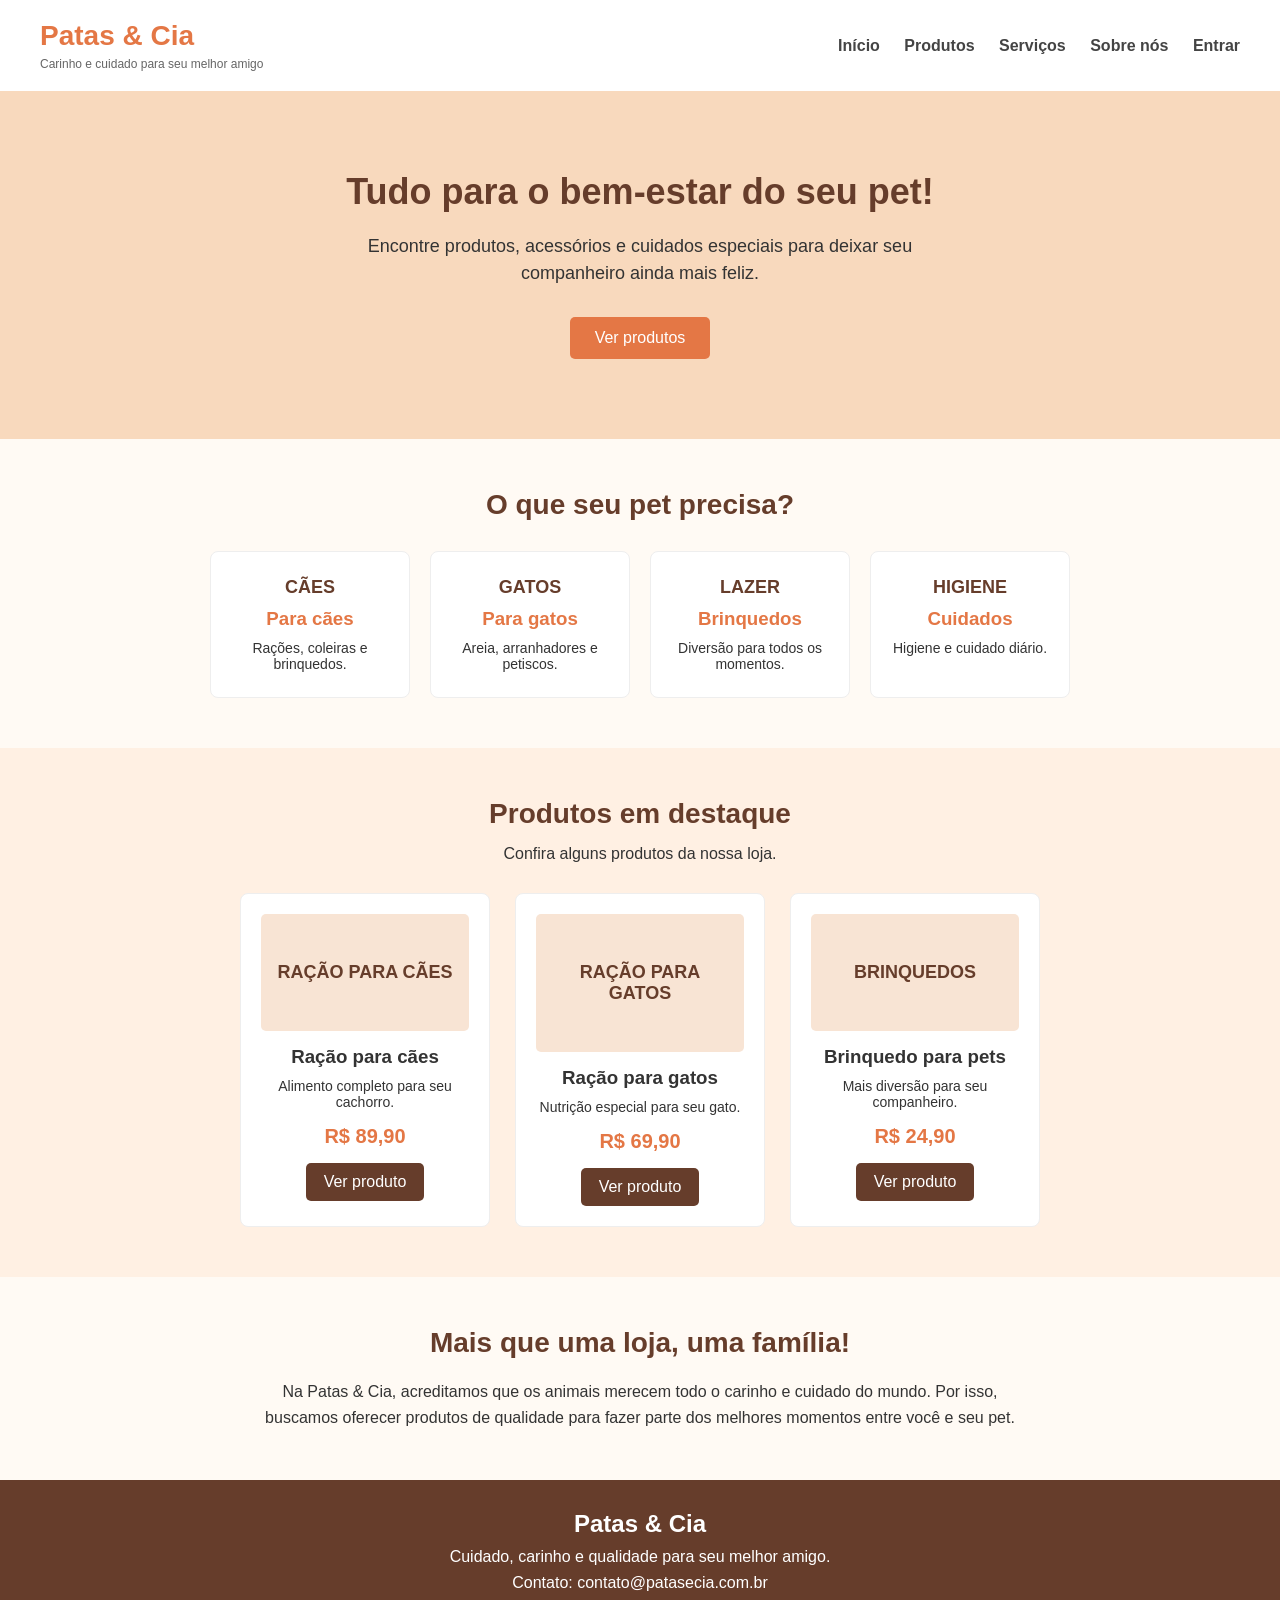
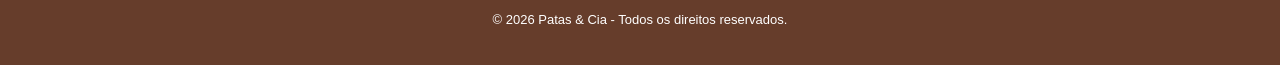
<file: index.html>
<!DOCTYPE html>
<html lang="pt-br">
<head>
    <meta charset="UTF-8">
    <meta name="viewport" content="width=device-width, initial-scale=1.0">
    <title>Patas & Cia | Pet Shop</title>
    <link rel="stylesheet" href="style.css">
</head>
<body>

    <header>
        <div class="logo">
            <h1>Patas & Cia</h1>
            <p>Carinho e cuidado para seu melhor amigo</p>
        </div>

        <nav>
            <a href="index.html">Início</a>
            <a href="produtos.html">Produtos</a>
            <a href="servicos.html">Serviços</a>
            <a href="sobre.html">Sobre nós</a>
            <a href="/login/login.html">Entrar</a>
        </nav>
    </header>

    <main>
        <section class="banner">
            <div class="banner-texto">
                <h2>Tudo para o bem-estar do seu pet!</h2>
                <p>
                    Encontre produtos, acessórios e cuidados especiais
                    para deixar seu companheiro ainda mais feliz.
                </p>
                <a class="botao" href="produtos.html">Ver produtos</a>
            </div>
        </section>

        <section class="categorias">
            <h2>O que seu pet precisa?</h2>

            <div class="lista-categorias">
                <div class="categoria">
                    <div class="icone">CÃES</div>
                    <h3>Para cães</h3>
                    <p>Rações, coleiras e brinquedos.</p>
                </div>

                <div class="categoria">
                    <div class="icone">GATOS</div>
                    <h3>Para gatos</h3>
                    <p>Areia, arranhadores e petiscos.</p>
                </div>

                <div class="categoria">
                    <div class="icone">LAZER</div>
                    <h3>Brinquedos</h3>
                    <p>Diversão para todos os momentos.</p>
                </div>

                <div class="categoria">
                    <div class="icone">HIGIENE</div>
                    <h3>Cuidados</h3>
                    <p>Higiene e cuidado diário.</p>
                </div>
            </div>
        </section>

        <section class="produtos">
            <h2>Produtos em destaque</h2>
            <p class="subtitulo">Confira alguns produtos da nossa loja.</p>

            <div class="lista-produtos">
                <div class="produto">
                    <div class="imagem-produto">RAÇÃO PARA CÃES</div>
                    <h3>Ração para cães</h3>
                    <p>Alimento completo para seu cachorro.</p>
                    <strong>R$ 89,90</strong>
                    <a href="produto.html" class="botao-produto">Ver produto</a>
                </div>

                <div class="produto">
                    <div class="imagem-produto">RAÇÃO PARA GATOS</div>
                    <h3>Ração para gatos</h3>
                    <p>Nutrição especial para seu gato.</p>
                    <strong>R$ 69,90</strong>
                    <a href="produto.html" class="botao-produto">Ver produto</a>
                </div>

                <div class="produto">
                    <div class="imagem-produto">BRINQUEDOS</div>
                    <h3>Brinquedo para pets</h3>
                    <p>Mais diversão para seu companheiro.</p>
                    <strong>R$ 24,90</strong>
                    <a href="produto.html" class="botao-produto">Ver produto</a>
                </div>
            </div>
        </section>

        <section class="sobre">
            <h2>Mais que uma loja, uma família!</h2>
            <p>
                Na Patas & Cia, acreditamos que os animais merecem todo o
                carinho e cuidado do mundo. Por isso, buscamos oferecer
                produtos de qualidade para fazer parte dos melhores
                momentos entre você e seu pet.
            </p>
        </section>
    </main>

    <footer>
        <h2>Patas & Cia</h2>
        <p>Cuidado, carinho e qualidade para seu melhor amigo.</p>
        <p>Contato: contato@patasecia.com.br</p>
        <p class="direitos">© 2026 Patas & Cia - Todos os direitos reservados.</p>
    </footer>

</body>
</html>
</file>
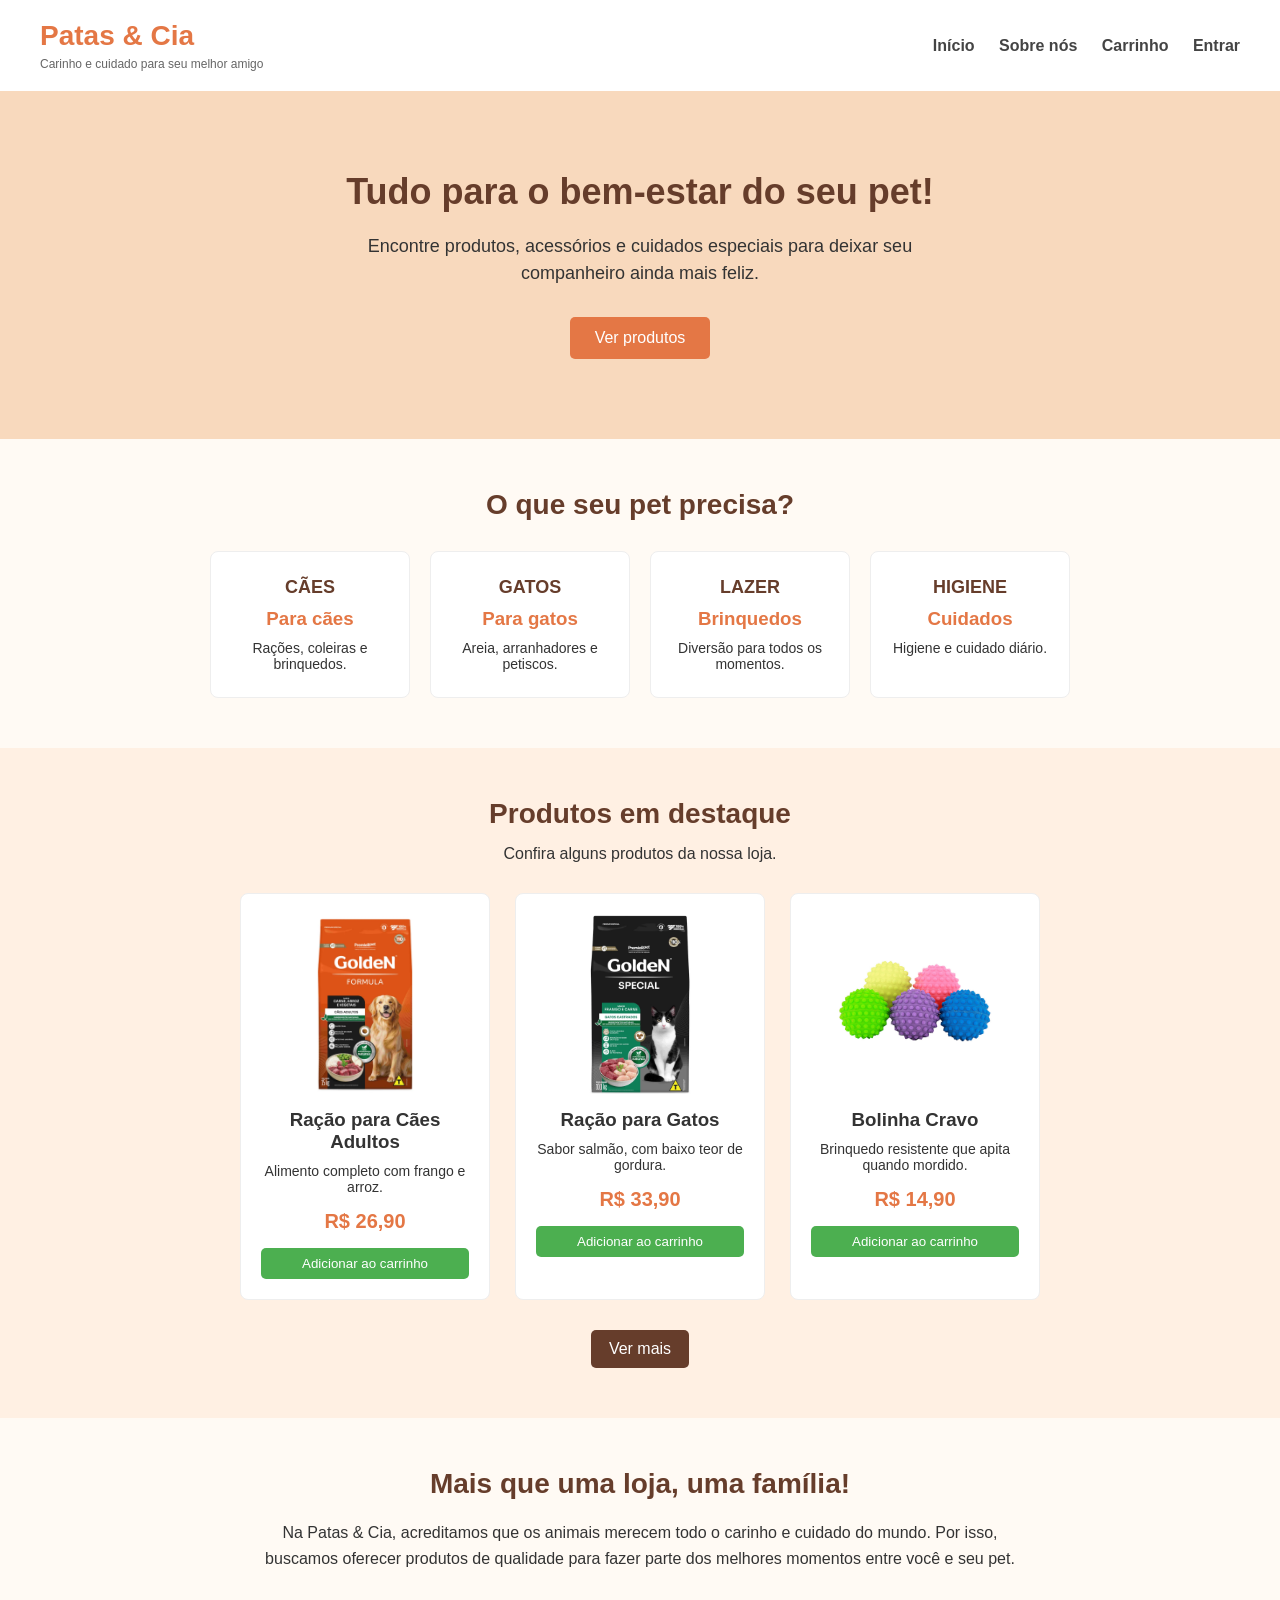
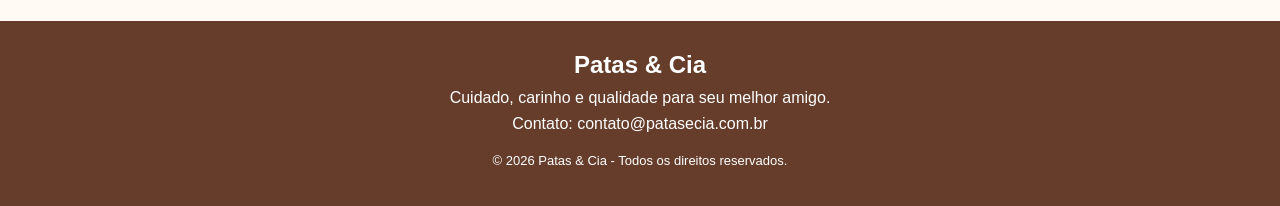
<file: patas&cia/landing-page/index.html>
<!doctype html>
<html lang="pt-br">
  <head>
    <meta charset="UTF-8" />
    <meta name="viewport" content="width=device-width, initial-scale=1.0" />
    <title>Patas & Cia | Pet Shop</title>
    <link rel="stylesheet" href="../style/landing-page.css" />
  </head>
  <body>
    <header>
      <div class="logo">
        <h1>Patas & Cia</h1>
        <p>Carinho e cuidado para seu melhor amigo</p>
      </div>

      <nav>
        <a href="index.html">Início</a>
        <a href="../sobre/sobre.html">Sobre nós</a>
        <a href="../carrinho/carrinho.html">Carrinho</a>
        <a href="../login/login.html">Entrar</a>
      </nav>
    </header>

    <main>
      <section class="banner">
        <div class="banner-texto">
          <h2>Tudo para o bem-estar do seu pet!</h2>
          <p>
            Encontre produtos, acessórios e cuidados especiais para deixar seu
            companheiro ainda mais feliz.
          </p>
          <a class="botao" href="#produtos">Ver produtos</a>
        </div>
      </section>

      <section class="categorias">
        <h2>O que seu pet precisa?</h2>

        <div class="lista-categorias">
          <div class="categoria">
            <div class="icone">CÃES</div>
            <h3>Para cães</h3>
            <p>Rações, coleiras e brinquedos.</p>
          </div>

          <div class="categoria">
            <div class="icone">GATOS</div>
            <h3>Para gatos</h3>
            <p>Areia, arranhadores e petiscos.</p>
          </div>

          <div class="categoria">
            <div class="icone">LAZER</div>
            <h3>Brinquedos</h3>
            <p>Diversão para todos os momentos.</p>
          </div>

          <div class="categoria">
            <div class="icone">HIGIENE</div>
            <h3>Cuidados</h3>
            <p>Higiene e cuidado diário.</p>
          </div>
        </div>
      </section>

      <section class="produtos" id="produtos">
        <h2>Produtos em destaque</h2>
        <p class="subtitulo">Confira alguns produtos da nossa loja.</p>

        <div class="lista-produtos" id="produtos-destaque"></div>

        <button id="btn-ver-mais" class="botao-produto">Ver mais</button>
      </section>

      <div id="modal-produtos" class="modal-produtos">
        <div class="conteudo-modal">
          <button id="btn-fechar" class="fechar-modal">X</button>

          <h2>Todos os produtos</h2>

          <div class="lista-produtos-modal" id="lista-produtos-modal"></div>
        </div>
      </div>

      <section class="sobre">
        <h2>Mais que uma loja, uma família!</h2>
        <p>
          Na Patas & Cia, acreditamos que os animais merecem todo o carinho e
          cuidado do mundo. Por isso, buscamos oferecer produtos de qualidade
          para fazer parte dos melhores momentos entre você e seu pet.
        </p>
      </section>
    </main>

    <footer>
      <h2>Patas & Cia</h2>
      <p>Cuidado, carinho e qualidade para seu melhor amigo.</p>
      <p>Contato: contato@patasecia.com.br</p>
      <p class="direitos">© 2026 Patas & Cia - Todos os direitos reservados.</p>
    </footer>

    <script src="../Produtos/produtos.js"></script>
    <script src="../carrinho/carrinho.js"></script>
    <script src="landing-page.js"></script>
  </body>
</html>
</file>
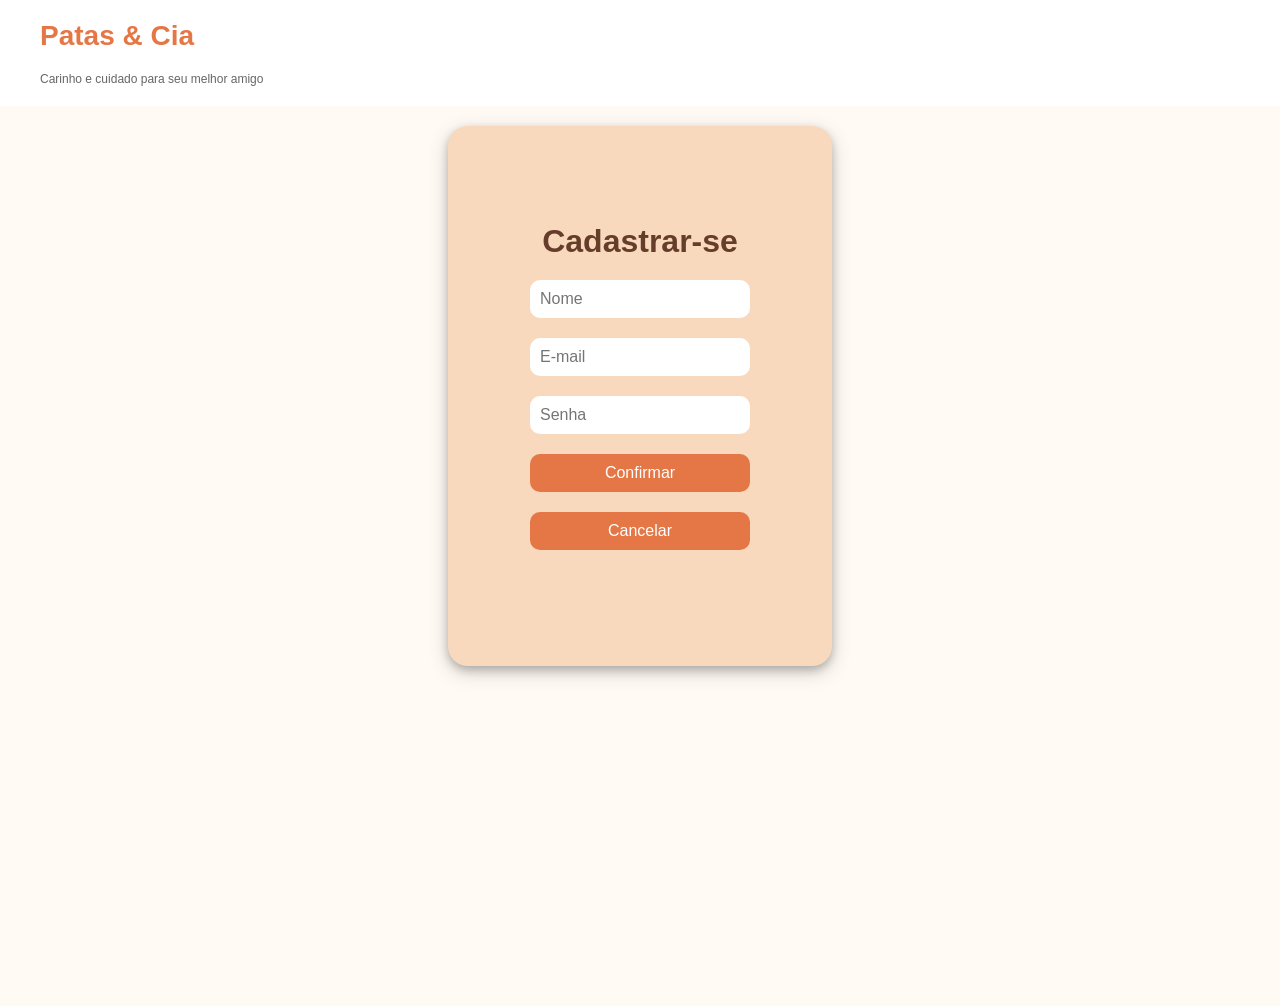
<file: cadastro/cadastro.html>
<!DOCTYPE html>
<html lang="pt-BR">

<head>
    <meta charset="UTF-8">
    <meta name="viewport" content="width=device-width, initial-scale=1.0">
    <title>Patas & Cia | Pet Shop</title>
    <link rel="stylesheet" href="cadastro.css">
    <script src="cadastro.js"></script>
</head>

<body>

    <header>
        <div class="logo">
            <h1>Patas & Cia</h1>
            <p>Carinho e cuidado para seu melhor amigo</p>
        </div>
    </header>

    <div class="containerPai">
        <div class="formulario">
            <h1>Cadastrar-se</h1>
            <form onsubmit="validar(event)"> 
                <input type="text" placeholder="Nome" required id="nome" class="msg">
                <input type="email" placeholder="E-mail"  id="email" class="msg">
                <input type="password" placeholder="Senha"  id="senha" class="msg">

                <div class="botao">
                    <input type="submit" value="Confirmar">
                    <input type="reset" value="Cancelar">
                </div>

                <p id="msg"></p>

            </form>

        </div>
    </div>



</body>

</html>
</file>
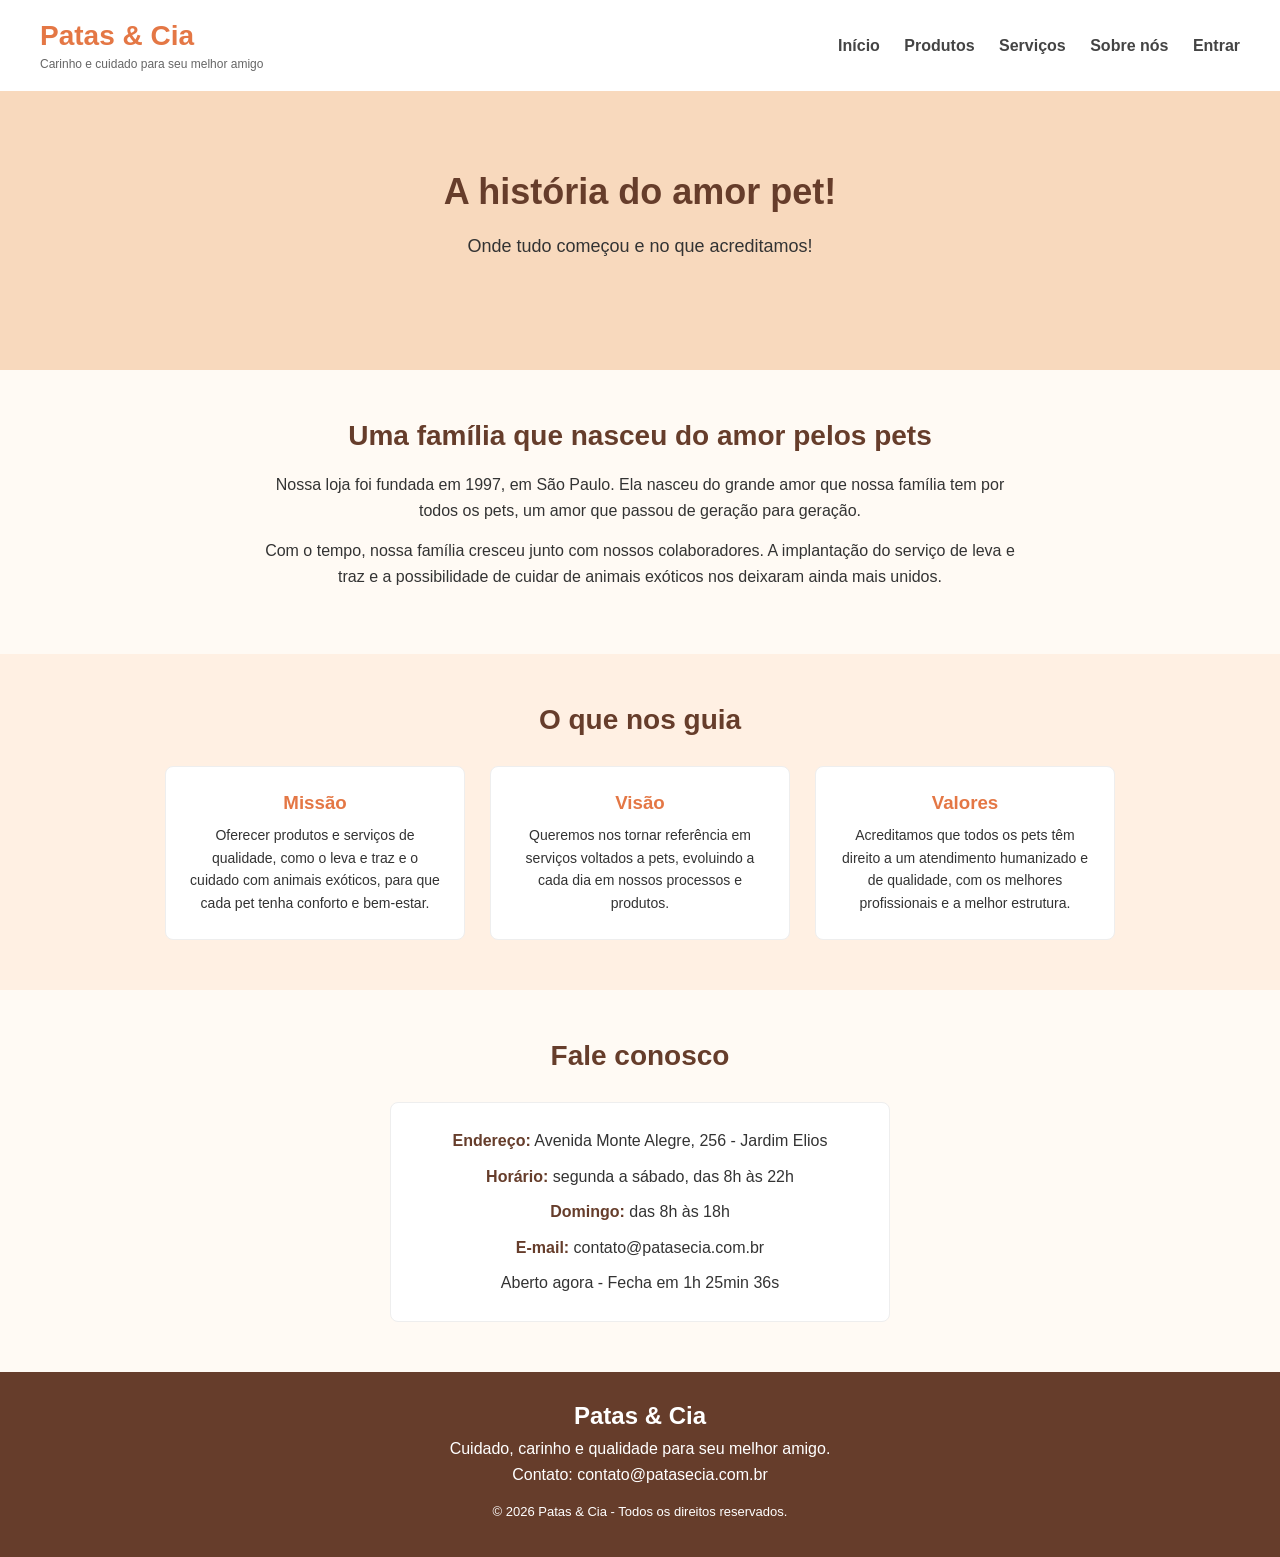
<file: sobre/sobre.html>
<!DOCTYPE html>
<html lang="pt-br">
<head>
	<meta charset="UTF-8">
	<meta name="viewport" content="width=device-width, initial-scale=1.0">
	<title>Sobre nós | Patas & Cia</title>
	<link rel="stylesheet" href="../patas&cia/style.css">
    <link rel="stylesheet"  href="sobre.css">
    
 </head>


<body>
	<header>
        <div class="logo">
            <h1>Patas & Cia</h1>
            <p>Carinho e cuidado para seu melhor amigo</p>
        </div>

        <nav>
            <a href="index.html">Início</a>
            <a href="produtos.html">Produtos</a>
            <a href="servicos.html">Serviços</a>
            <a href="sobre.html">Sobre nós</a>
            <a href="login.html">Entrar</a>
        </nav>
    </header>

    <main>
        <section class="banner">
            <div class="banner-texto">
                <h2>A história do amor pet!</h2>
                <p>Onde tudo começou e no que acreditamos!</p>
            </div>
            
        </section>

     
           <section class="historia">
           <h2>Uma família que nasceu do amor pelos pets</h2>
           <p>Nossa loja foi fundada em 1997, em São Paulo. Ela nasceu do grande amor que nossa família tem por todos os pets, um amor que passou de geração para geração.</p>
           <p>Com o tempo, nossa família cresceu junto com nossos colaboradores. A implantação do serviço de leva e traz e a possibilidade de cuidar de animais exóticos nos deixaram ainda mais unidos.</p>
</section>
        

<section class="valores">
    <h2>O que nos guia</h2>

    <div class="lista-valores">

        <div class="valor">
            <h3>Missão</h3>
            <p>Oferecer produtos e serviços de qualidade, como o leva e traz e o cuidado com animais exóticos, para que cada pet tenha conforto e bem-estar.</p>
        </div>

        <div class="valor">
            <h3>Visão</h3>
            <p>Queremos nos tornar referência em serviços voltados a pets, evoluindo a cada dia em nossos processos e produtos.</p>
        </div>

        <div class="valor">
            <h3>Valores</h3>
            <p>Acreditamos que todos os pets têm direito a um atendimento humanizado e de qualidade, com os melhores profissionais e a melhor estrutura.</p>
        </div>

    </div>
</section>


<section class="contato">
    <h2>Fale conosco</h2>

    <ul>
        <li><strong>Endereço:</strong> Avenida Monte Alegre, 256 - Jardim Elios</li>
        <li><strong>Horário:</strong> segunda a sábado, das 8h às 22h</li>
        <li><strong>Domingo:</strong> das 8h às 18h</li>
        <li><strong>E-mail:</strong> contato@patasecia.com.br</li>
        <li id="status-loja"></li>
    </ul>
</section>
    </main>


<footer>
        <h2>Patas & Cia</h2>
        <p>Cuidado, carinho e qualidade para seu melhor amigo.</p>
        <p>Contato: contato@patasecia.com.br</p>
        <p class="direitos">© 2026 Patas & Cia - Todos os direitos reservados.</p>
    </footer>
<script src="sobre.js"></script>
</body>
</html>
</file>
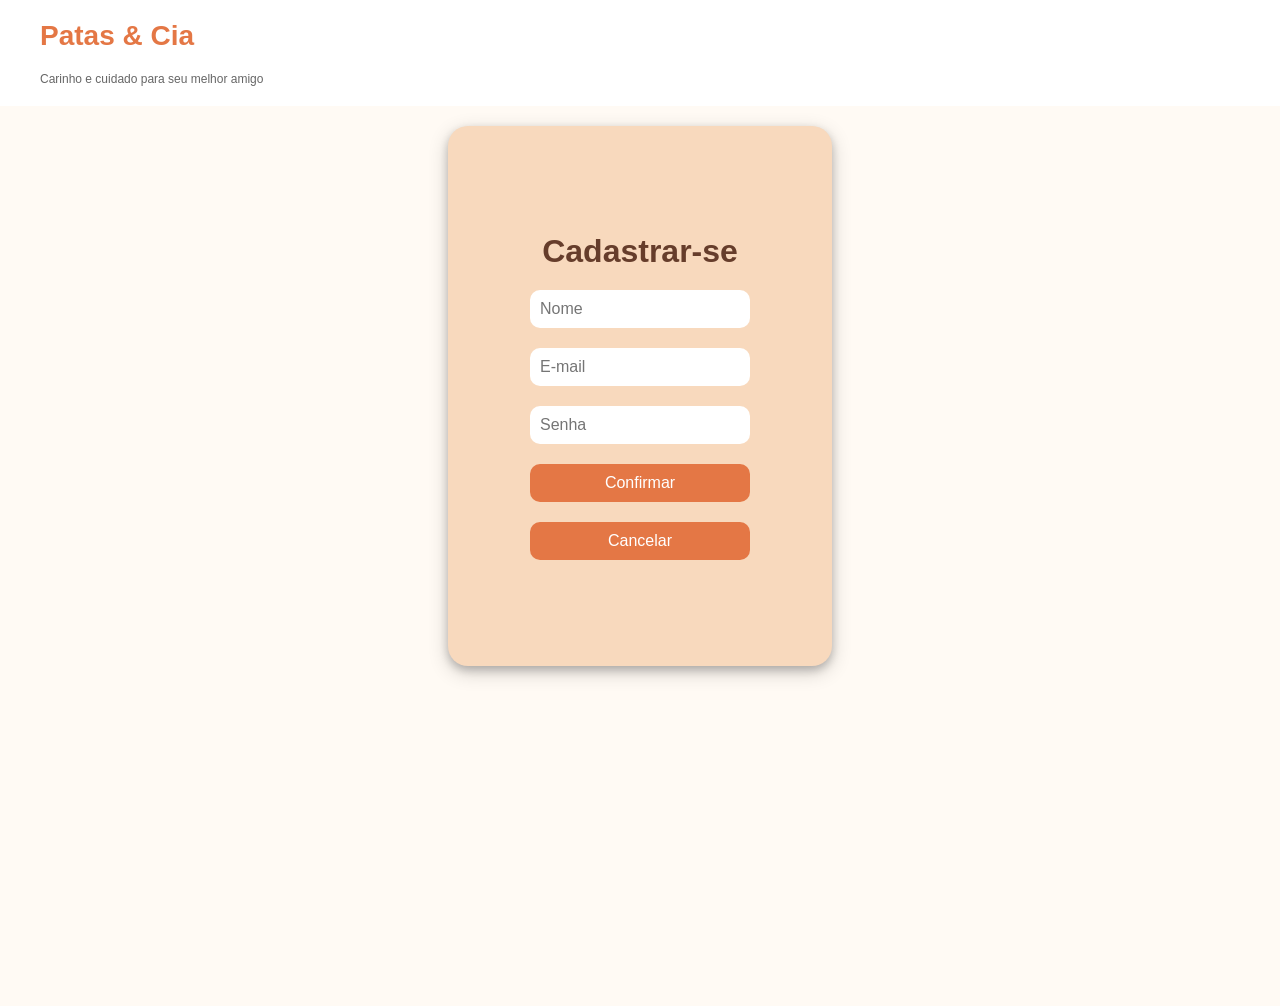
<file: patas&cia/cadastro/cadastro.html>
<!DOCTYPE html>
<html lang="pt-BR">

<head>
    <meta charset="UTF-8">
    <meta name="viewport" content="width=device-width, initial-scale=1.0">
    <title>Patas & Cia | Pet Shop</title>
    <link rel="stylesheet" href="../style/cadastro.css">

</head>

<body>

    <header>
        <div class="logo">
            <h1>Patas & Cia</h1>
            <p>Carinho e cuidado para seu melhor amigo</p>
        </div>
    </header>

    <div class="containerPai">
        <div class="formulario">

            <h1>Cadastrar-se</h1>

            <form id="form-cad">
                <input type="text" placeholder="Nome" id="nome" class="msg" required>
                <input type="email" placeholder="E-mail" id="email" class="msg" required>
                <input type="password" placeholder="Senha" id="senha" class="msg" required>

                <div class="botao">
                    <input type="submit" value="Confirmar">
                    <input type="reset" value="Cancelar">
                </div>

            </form>

        </div>

        <p id="msg"></p>
        <p id="msgFoi"></p>
        <p id="msgErro"></p>

    </div>

    <script src="cadastro.js" defer></script>

</body>

</html>
</file>
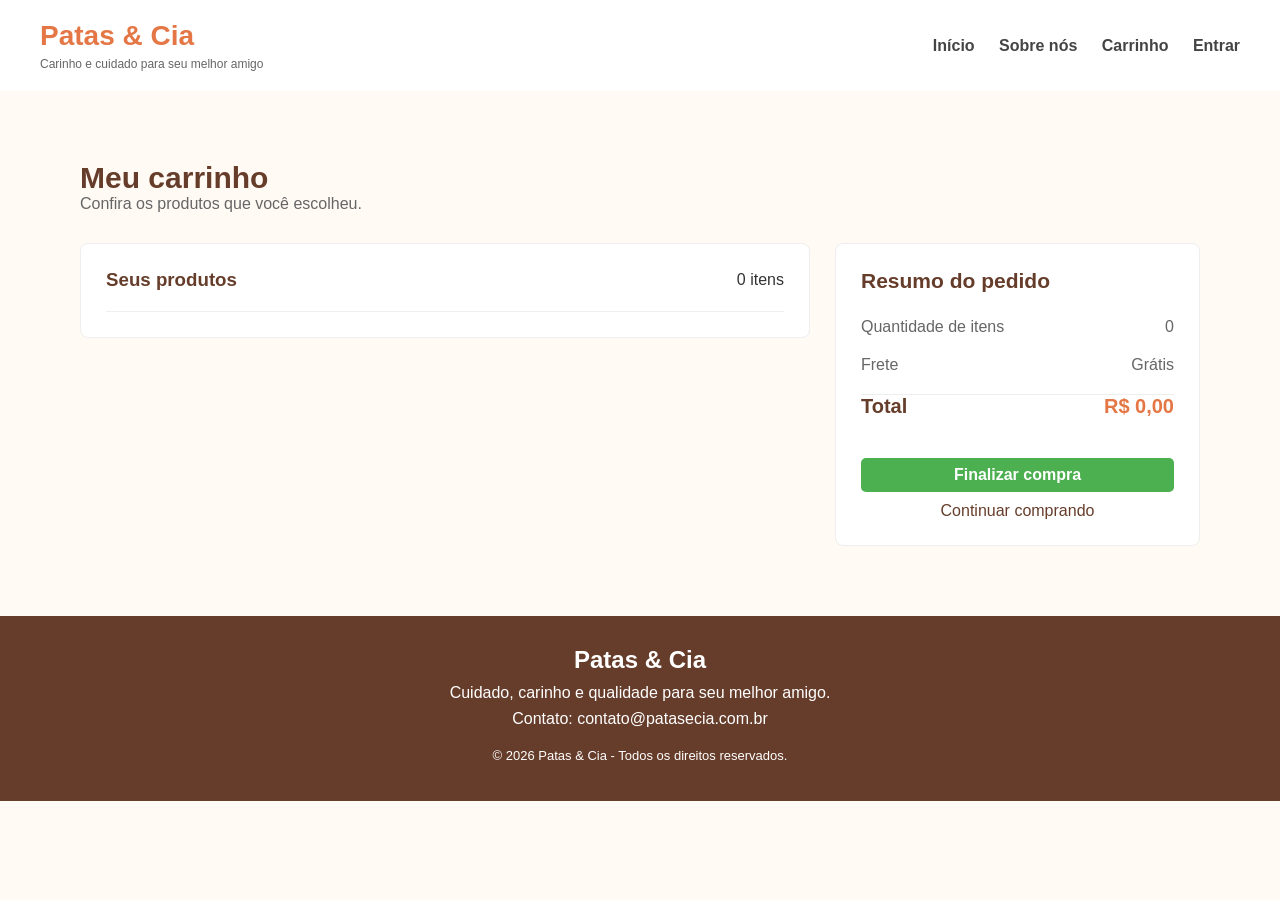
<file: patas&cia/carrinho/carrinho.html>
<!DOCTYPE html>
<html lang="pt-br">

<head>
    <meta charset="UTF-8">
    <meta name="viewport" content="width=device-width, initial-scale=1.0">

    <title>Patas & Cia | Carrinho</title>

    <link rel="stylesheet" href="../style/landing-page.css">
    <link rel="stylesheet" href="../style/carrinho.css">
</head>

<body>

   <header>
        <div class="logo">
            <h1>Patas & Cia</h1>
            <p>Carinho e cuidado para seu melhor amigo</p>
        </div>

        <nav>
            <a href="../landing-page/index.html">Início</a>
            <a href="../sobre/sobre.html">Sobre nós</a>
            <a href="carrinho.html">Carrinho</a>
            <a href="../login/login.html">Entrar</a>
        </nav>
    </header>

    <main class="container-carrinho">

        <h2>Meu carrinho</h2>

        <p class="subtitulo">
            Confira os produtos que você escolheu.
        </p>

        <section class="conteudo-carrinho">

            <div class="lista-carrinho-container">

                <div class="titulo-lista">
                    <h3>Seus produtos</h3>
                    <span>
                        <span id="quantidade-carrinho">0</span> itens
                    </span>
                </div>

                <div id="lista-carrinho">

                    <!-- em andamento -->

                </div>

            </div>

            <aside class="resumo-compra">

                <h3>Resumo do pedido</h3>

                <div class="linha-resumo">
                    <span>Quantidade de itens</span>
                    <span id="quantidade-carrinho-resumo">0</span>
                </div>

                <div class="linha-resumo">
                    <span>Frete</span>
                    <span>Grátis</span>
                </div>

                <hr>

                <div class="linha-total">
                    <span>Total</span>
                    <strong id="total-carrinho">R$ 0,00</strong>
                </div>

                <button
                    class="botao-finalizar"
                    onclick="finalizarCompra()">
                    Finalizar compra
                </button>

                <a href="../Produtos/produtos.html" class="continuar-comprando">
                    Continuar comprando
                </a>

            </aside>

        </section>

    </main>

    <footer>
        <h2>Patas & Cia</h2>
        <p>Cuidado, carinho e qualidade para seu melhor amigo.</p>
        <p>Contato: contato@patasecia.com.br</p>
        <p class="direitos">© 2026 Patas & Cia - Todos os direitos reservados.</p>
    </footer>

    <script src="carrinho.js"></script>

</body>
</html>
</file>
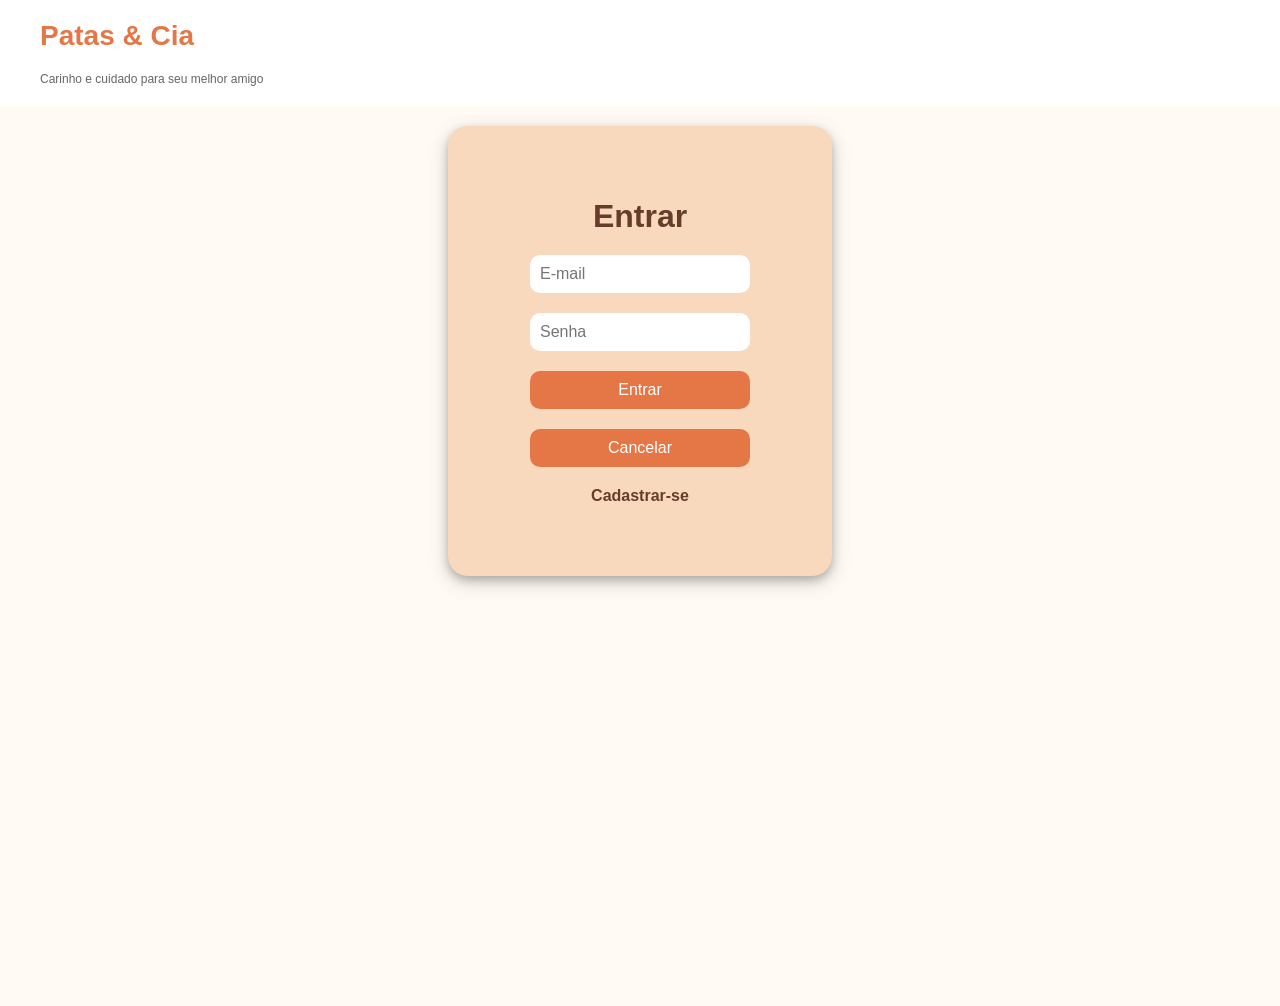
<file: patas&cia/login/login.html>
<!DOCTYPE html>
<html lang="pt-BR">

<head>
    <meta charset="UTF-8">
    <meta name="viewport" content="width=device-width, initial-scale=1.0">
    <title>Patas & Cia | Pet Shop</title>
    <link rel="stylesheet" href="../style/login.css">
</head>

<body>

    <header>
        <div class="logo">
            <h1>Patas & Cia</h1>
            <p>Carinho e cuidado para seu melhor amigo</p>
        </div>
    </header>

    <div class="containerPai">
        <div class="formulario">

            <h1>Entrar</h1>

            <form id="form-login">

                <input type="email" placeholder="E-mail" id="email" required>
                <input type="password" placeholder="Senha" id="senha" required>

                <div class="botao">
                    <input type="submit" value="Entrar">
                    <input type="reset" value="Cancelar">
                </div>

                <a id="cadastro" href="../cadastro/cadastro.html">Cadastrar-se</a>
            
            </form>
        </div>

        <p id="msgEntrou"></p>
        <p id="msgCad"></p>

    </div>

    <script src="login.js"></script>

</body>

</html>
</file>
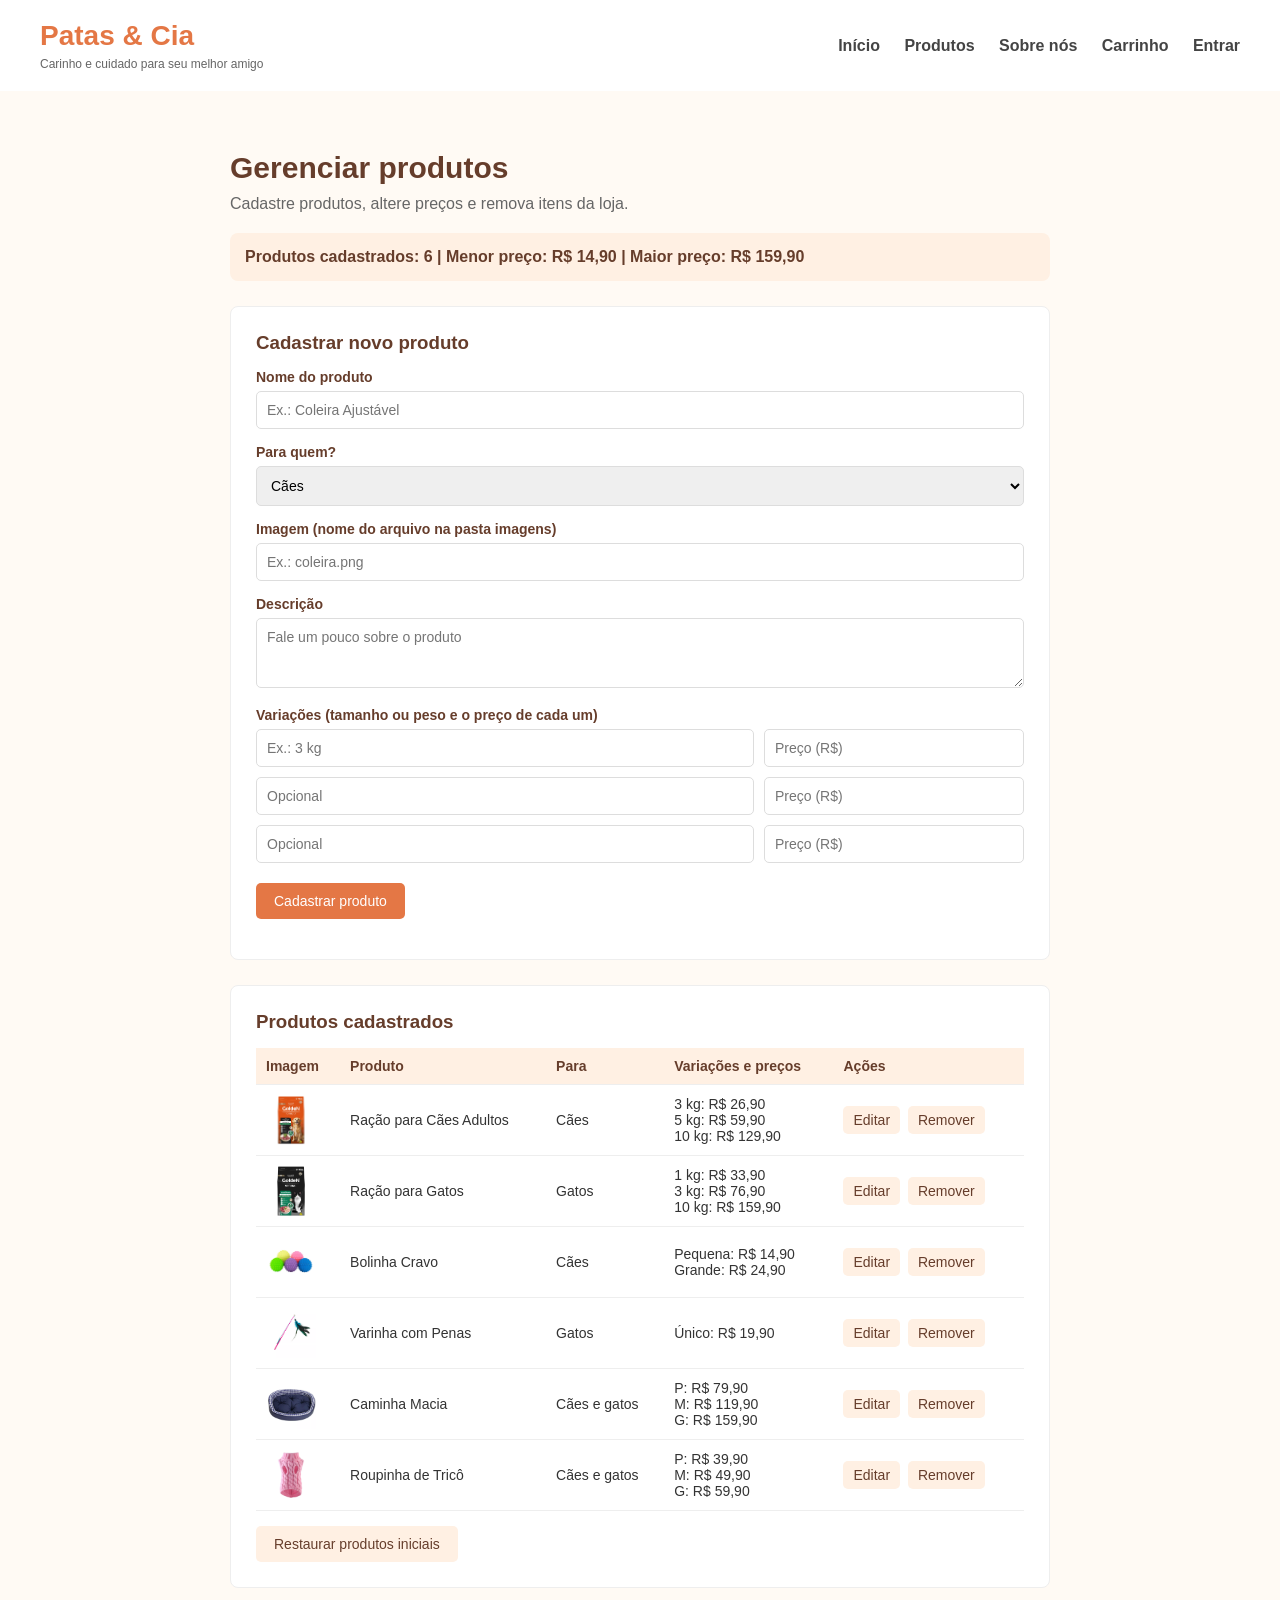
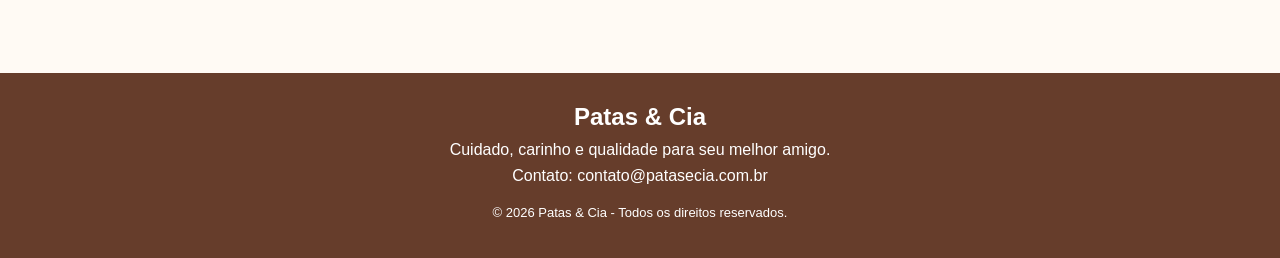
<file: patas&cia/Produtos/produtos.html>
<!DOCTYPE html>
<html lang="pt-br">

<head>
    <meta charset="UTF-8">
    <meta name="viewport" content="width=device-width, initial-scale=1.0">
    <title>Patas & Cia | Produtos</title>

    <link rel="stylesheet" href="../style/produtos.css">
</head>

<body>

    <header>
        <div class="logo">
            <h1>Patas & Cia</h1>
            <p>Carinho e cuidado para seu melhor amigo</p>
        </div>

        <nav>
            <a href="../landing-page/index.html">Início</a>
            <a href="produtos.html">Produtos</a>
            <a href="../sobre/sobre.html">Sobre nós</a>
            <a href="../carrinho/carrinho.html">Carrinho</a>
            <a href="../login/login.html">Entrar</a>
        </nav>
    </header>

    <main class="container-produtos">

        <h2>Gerenciar produtos</h2>
        <p class="subtitulo">Cadastre produtos, altere preços e remova itens da loja.</p>

        <p id="resumo" class="resumo"></p>

        <section class="painel">
            <h3 id="titulo-form">Cadastrar novo produto</h3>

            <form id="form-produto">

                <label for="nome">Nome do produto</label>
                <input type="text" id="nome" placeholder="Ex.: Coleira Ajustável">

                <label for="pet">Para quem?</label>
                <select id="pet">
                    <option value="cao">Cães</option>
                    <option value="gato">Gatos</option>
                    <option value="ambos">Cães e gatos</option>
                </select>

                <label for="imagem">Imagem (nome do arquivo na pasta imagens)</label>
                <input type="text" id="imagem" placeholder="Ex.: coleira.png">

                <label for="descricao">Descrição</label>
                <textarea id="descricao" rows="3" placeholder="Fale um pouco sobre o produto"></textarea>

                <label>Variações (tamanho ou peso e o preço de cada um)</label>
                <div class="linha-variacao">
                    <input type="text" id="var-nome-1" placeholder="Ex.: 3 kg">
                    <input type="number" id="var-preco-1" step="0.01" placeholder="Preço (R$)">
                </div>
                <div class="linha-variacao">
                    <input type="text" id="var-nome-2" placeholder="Opcional">
                    <input type="number" id="var-preco-2" step="0.01" placeholder="Preço (R$)">
                </div>
                <div class="linha-variacao">
                    <input type="text" id="var-nome-3" placeholder="Opcional">
                    <input type="number" id="var-preco-3" step="0.01" placeholder="Preço (R$)">
                </div>

                <div class="botoes">
                    <input type="submit" id="btn-salvar" value="Cadastrar produto">
                    <input type="button" id="btn-cancelar" value="Cancelar edição" onclick="limparFormulario()" style="display: none;">
                </div>
            </form>

            <p id="mensagem"></p>
        </section>

        <section class="painel">
            <h3>Produtos cadastrados</h3>

            <div class="tabela-rolavel">
                <table>
                    <thead>
                        <tr>
                            <th>Imagem</th>
                            <th>Produto</th>
                            <th>Para</th>
                            <th>Variações e preços</th>
                            <th>Ações</th>
                        </tr>
                    </thead>
                    <tbody id="tabela-produtos"></tbody>
                </table>
            </div>

            <button onclick="restaurarIniciais()">Restaurar produtos iniciais</button>
        </section>

    </main>

    <footer>
        <h2>Patas & Cia</h2>
        <p>Cuidado, carinho e qualidade para seu melhor amigo.</p>
        <p>Contato: contato@patasecia.com.br</p>
        <p class="direitos">© 2026 Patas & Cia - Todos os direitos reservados.</p>
    </footer>

    <script src="produtos.js"></script>

</body>

</html>
</file>
<file: style.css>
/* Configurações gerais da página */
* {
    margin: 0;
    padding: 0;
    box-sizing: border-box;
}

body {
    font-family: Arial, sans-serif;
    background-color: #fffaf4;
    color: #333333;
}

/* Cabeçalho */
header {
    background-color: #ffffff;
    padding: 20px 40px;
    display: flex;
    justify-content: space-between;
    align-items: center;
}

.logo h1 {
    color: #e47745;
    font-size: 28px;
}

.logo p {
    color: #666666;
    font-size: 12px;
    margin-top: 5px;
}

nav a {
    color: #444444;
    text-decoration: none;
    margin-left: 20px;
    font-weight: bold;
}

nav a:hover {
    color: #e47745;
}

/* Banner principal */
.banner {
    background-color: #f8d9bd;
    padding: 80px 40px;
    text-align: center;
}

.banner-texto {
    max-width: 650px;
    margin: auto;
}

.banner h2 {
    color: #663d2b;
    font-size: 36px;
    margin-bottom: 20px;
}

.banner p {
    font-size: 18px;
    line-height: 1.5;
    margin-bottom: 30px;
}

.botao {
    display: inline-block;
    background-color: #e47745;
    color: white;
    text-decoration: none;
    padding: 12px 25px;
    border-radius: 5px;
}

.botao:hover {
    background-color: #c85d30;
}

/* Categorias */
.categorias {
    padding: 50px 40px;
    text-align: center;
}

.categorias h2,
.produtos h2 {
    color: #663d2b;
    font-size: 28px;
    margin-bottom: 30px;
}

.lista-categorias {
    display: flex;
    justify-content: center;
    gap: 20px;
}

.categoria {
    background-color: #ffffff;
    padding: 25px 15px;
    width: 200px;
    border: 1px solid #eeeeee;
    border-radius: 8px;
}

.icone {
    font-size: 18px;
    font-weight: bold;
    color: #663d2b;
    margin-bottom: 10px;
}

.categoria h3 {
    color: #e47745;
    margin-bottom: 10px;
}

.categoria p {
    font-size: 14px;
}

/* Produtos */
.produtos {
    background-color: #fff0e3;
    padding: 50px 40px;
    text-align: center;
}

.subtitulo {
    margin-top: -15px;
    margin-bottom: 30px;
}

.lista-produtos {
    display: flex;
    justify-content: center;
    gap: 25px;
}

.produto {
    background-color: #ffffff;
    width: 250px;
    padding: 20px;
    border-radius: 8px;
    border: 1px solid #eeeeee;
}

.imagem-produto {
    background-color: #f8e4d4;
    font-size: 18px;
    font-weight: bold;
    color: #663d2b;
    padding: 48px 15px;
    margin-bottom: 15px;
    border-radius: 5px;
}

.produto h3 {
    margin-bottom: 10px;
}

.produto p {
    font-size: 14px;
    margin-bottom: 15px;
}

.produto strong {
    display: block;
    color: #e47745;
    font-size: 20px;
    margin-bottom: 15px;
}

.botao-produto {
    display: inline-block;
    background-color: #663d2b;
    color: white;
    text-decoration: none;
    padding: 10px 18px;
    border-radius: 5px;
}

.botao-produto:hover {
    background-color: #8b5940;
}

/* Sobre a loja */
.sobre {
    padding: 50px 40px;
    text-align: center;
}

.sobre h2 {
    color: #663d2b;
    font-size: 28px;
    margin-bottom: 20px;
}

.sobre p {
    max-width: 750px;
    margin: auto;
    line-height: 1.6;
}

/* Rodapé */
footer {
    background-color: #663d2b;
    color: white;
    text-align: center;
    padding: 30px 20px;
}

footer h2 {
    margin-bottom: 10px;
}

footer p {
    margin-bottom: 8px;
}

.direitos {
    margin-top: 20px;
    font-size: 13px;
}

@media (max-width: 700px) {
    header {
        flex-direction: column;
        gap: 20px;
    }

    nav {
        text-align: center;
    }

    nav a {
        display: inline-block;
        margin: 5px;
    }

    .lista-categorias,
    .lista-produtos {
        flex-direction: column;
        align-items: center;
    }

    .categoria,
    .produto {
        width: 80%;
    }

    .banner h2 {
        font-size: 28px;
    }
}
</file>
<file: patas&cia/style/landing-page.css>
@import url(style.css);

.banner {
    background-color: #f8d9bd;
    padding: 80px 40px;
    text-align: center;
}

.banner-texto {
    max-width: 650px;
    margin: auto;
}

.banner h2 {
    color: #663d2b;
    font-size: 36px;
    margin-bottom: 20px;
}

.banner p {
    font-size: 18px;
    line-height: 1.5;
    margin-bottom: 30px;
}

.botao {
    display: inline-block;
    background-color: #e47745;
    color: white;
    text-decoration: none;
    padding: 12px 25px;
    border-radius: 5px;
}

.botao:hover {
    background-color: #c85d30;
}

/* Categorias */
.categorias {
    padding: 50px 40px;
    text-align: center;
}

.categorias h2,
.produtos h2 {
    color: #663d2b;
    font-size: 28px;
    margin-bottom: 30px;
}

.lista-categorias {
    display: flex;
    justify-content: center;
    gap: 20px;
}

.categoria {
    background-color: #ffffff;
    padding: 25px 15px;
    width: 200px;
    border: 1px solid #eeeeee;
    border-radius: 8px;
}

.icone {
    font-size: 18px;
    font-weight: bold;
    color: #663d2b;
    margin-bottom: 10px;
}

.categoria h3 {
    color: #e47745;
    margin-bottom: 10px;
}

.categoria p {
    font-size: 14px;
}

/* Produtos */
.produtos {
    background-color: #fff0e3;
    padding: 50px 40px;
    text-align: center;
}

.subtitulo {
    margin-top: -15px;
    margin-bottom: 30px;
}

.lista-produtos {
    display: flex;
    justify-content: center;
    align-items: stretch;
    flex-wrap: wrap;
    gap: 25px;
}

.produto {
    background-color: #ffffff;
    width: 250px;
    padding: 20px;
    border-radius: 8px;
    border: 1px solid #eeeeee;
    box-sizing: border-box;
    display: flex;
    flex-direction: column;
}

.produto img {
    width: 100%;
    height: 180px;
    object-fit: contain;
    margin-bottom: 15px;
}

.produto h3 {
    margin-bottom: 10px;
}

.produto p {
    font-size: 14px;
    margin-bottom: 15px;
}

.produto strong {
    display: block;
    color: #e47745;
    font-size: 20px;
    margin-bottom: 15px;
}

.botao-produto {
    display: inline-block;
    background-color: #663d2b;
    color: white;
    text-decoration: none;
    padding: 10px 18px;
    border-radius: 5px;
    margin-top: auto;
}

.botao-produto:hover {
    background-color: #8b5940;
}

#btn-ver-mais {
    margin-top: 30px;
    cursor: pointer;
    border: none;
    font-size: 16px;
}

/* Painel de produtos */
.modal-produtos {
    display: none;
    position: fixed;
    z-index: 1000;
    top: 0;
    left: 0;
    width: 100%;
    height: 100%;
    background-color: rgba(0, 0, 0, 0.6);
    padding: 30px 15px;
    box-sizing: border-box;
}

/* Conteúdo interno do painel */
.conteudo-modal {
    background-color: #fff0e3;
    width: 90%;
    max-width: 1000px;
    max-height: 85vh;
    margin: auto;
    padding: 30px;
    border-radius: 10px;
    overflow-y: auto;
    box-sizing: border-box;
}

/* Botão X */
.fechar-modal {
    display: block;
    margin-left: auto;
    background-color: #663d2b;
    color: white;
    border: none;
    border-radius: 5px;
    padding: 8px 13px;
    font-size: 18px;
    cursor: pointer;
}

.fechar-modal:hover {
    background-color: #8b5940;
}

/* Título do painel */
.conteudo-modal h2 {
    color: #663d2b;
    text-align: center;
    margin-bottom: 25px;
}

/* Lista de todos os produtos */
.lista-produtos-modal {
    display: flex;
    justify-content: center;
    flex-wrap: wrap;
    gap: 25px;
}

.sobre {
    padding: 50px 40px;
    text-align: center;
}

.sobre h2 {
    color: #663d2b;
    font-size: 28px;
    margin-bottom: 20px;
}

.sobre p {
    max-width: 750px;
    margin: auto;
    line-height: 1.6;
}

@media (max-width: 700px) {
    .lista-categorias,
    .lista-produtos {
        flex-direction: column;
        align-items: center;
    }

    .categoria,
    .produto {
        width: 80%;
    }

    .banner h2 {
        font-size: 28px;
    }
    
    .conteudo-modal {
        width: 100%;
        padding: 20px;
    }

    .lista-produtos-modal .produto {
        width: 100%;
    }

}


.botao-adicionar {
    background-color: #4CAF50;
    color: white;
    padding: 8px 12px;
    border: none;
    border-radius: 5px;
    cursor: pointer;
}

.botao-adicionar:hover {
    background-color: #45a049;
}
</file>
<file: cadastro/cadastro.css>
/* Configurações gerais da página */
* {
    margin: 0;
    padding: 0;
    box-sizing: border-box;
}

body {
    font-family: Arial, sans-serif;
    background-color: #fffaf4;
    color: #333333;
}

/* === Cabeçalho === */
header {
    background-color: #ffffff;
    padding: 20px 40px;
    display: flex;
    justify-content: space-between;
    align-items: center;
}

.logo h1 {
    color: #e47745;
    font-size: 28px;
}

.logo p {
    color: #666666;
    font-size: 12px;
    margin-top: 5px;
}

/* === Login === */

.containerPai{
    width: 100%;
    height: 100vh;
    
    display: flex;
    justify-content: center;
    align-items: flex-start;
}

.formulario{
    background-color: #f8d9bd;
    border-radius: 20px;
    padding: 20px;
    width: 30%;
    height: 60vh;
    box-shadow: 0 4px 8px 0 rgba(0, 0, 0, 0.2), 0 6px 20px 0 rgba(0, 0, 0, 0.19);
    margin-top: 20px;

    display: flex;
    justify-content: center;
    align-items: center;
    flex-direction: column;
}

form, .botao{
    display: flex;
    flex-direction: column;
    gap: 20px;
}

input{
    padding: 10px;
    border-radius: 10px;
    border: none;
    font-size: 16px;
}

h1{
    margin-bottom: 20px;
    color: #663d2b
}

.botao > input{
    background-color: #e47745;
    color: white;
}

#cadastro{
    display: flex;
    justify-content: center;
    text-decoration: none;
    color: #663d2b;
    font-weight: bold;
}

#cadastro:hover{
    text-decoration: underline;
}

.botao > input:hover{
    background-color: #c85d30
}

#msg{
    color: red;
}
</file>
<file: patas&cia/style.css>
/* Configurações gerais da página */
* {
    margin: 0;
    padding: 0;
    box-sizing: border-box;
}

body {
    font-family: Arial, sans-serif;
    background-color: #fffaf4;
    color: #333333;
}

/* Cabeçalho */
header {
    background-color: #ffffff;
    padding: 20px 40px;
    display: flex;
    justify-content: space-between;
    align-items: center;
}

.logo h1 {
    color: #e47745;
    font-size: 28px;
}

.logo p {
    color: #666666;
    font-size: 12px;
    margin-top: 5px;
}

nav a {
    color: #444444;
    text-decoration: none;
    margin-left: 20px;
    font-weight: bold;
}

nav a:hover {
    color: #e47745;
}

/* Banner principal */
.banner {
    background-color: #f8d9bd;
    padding: 80px 40px;
    text-align: center;
}

.banner-texto {
    max-width: 650px;
    margin: auto;
}

.banner h2 {
    color: #663d2b;
    font-size: 36px;
    margin-bottom: 20px;
}

.banner p {
    font-size: 18px;
    line-height: 1.5;
    margin-bottom: 30px;
}

.botao {
    display: inline-block;
    background-color: #e47745;
    color: white;
    text-decoration: none;
    padding: 12px 25px;
    border-radius: 5px;
}

.botao:hover {
    background-color: #c85d30;
}

/* Categorias */
.categorias {
    padding: 50px 40px;
    text-align: center;
}

.categorias h2,
.produtos h2 {
    color: #663d2b;
    font-size: 28px;
    margin-bottom: 30px;
}

.lista-categorias {
    display: flex;
    justify-content: center;
    gap: 20px;
}

.categoria {
    background-color: #ffffff;
    padding: 25px 15px;
    width: 200px;
    border: 1px solid #eeeeee;
    border-radius: 8px;
}

.icone {
    font-size: 18px;
    font-weight: bold;
    color: #663d2b;
    margin-bottom: 10px;
}

.categoria h3 {
    color: #e47745;
    margin-bottom: 10px;
}

.categoria p {
    font-size: 14px;
}

/* Produtos */
.produtos {
    background-color: #fff0e3;
    padding: 50px 40px;
    text-align: center;
}

.subtitulo {
    margin-top: -15px;
    margin-bottom: 30px;
}

.lista-produtos {
    display: flex;
    justify-content: center;
    gap: 25px;
}

.produto {
    background-color: #ffffff;
    width: 250px;
    padding: 20px;
    border-radius: 8px;
    border: 1px solid #eeeeee;
}

.imagem-produto {
    background-color: #f8e4d4;
    font-size: 18px;
    font-weight: bold;
    color: #663d2b;
    padding: 48px 15px;
    margin-bottom: 15px;
    border-radius: 5px;
}

.produto h3 {
    margin-bottom: 10px;
}

.produto p {
    font-size: 14px;
    margin-bottom: 15px;
}

.produto strong {
    display: block;
    color: #e47745;
    font-size: 20px;
    margin-bottom: 15px;
}

.botao-produto {
    display: inline-block;
    background-color: #663d2b;
    color: white;
    text-decoration: none;
    padding: 10px 18px;
    border-radius: 5px;
}

.botao-produto:hover {
    background-color: #8b5940;
}

/* Sobre a loja */
.sobre {
    padding: 50px 40px;
    text-align: center;
}

.sobre h2 {
    color: #663d2b;
    font-size: 28px;
    margin-bottom: 20px;
}

.sobre p {
    max-width: 750px;
    margin: auto;
    line-height: 1.6;
}

/* Rodapé */
footer {
    background-color: #663d2b;
    color: white;
    text-align: center;
    padding: 30px 20px;
}

footer h2 {
    margin-bottom: 10px;
}

footer p {
    margin-bottom: 8px;
}

.direitos {
    margin-top: 20px;
    font-size: 13px;
}

@media (max-width: 700px) {
    header {
        flex-direction: column;
        gap: 20px;
    }

    nav {
        text-align: center;
    }

    nav a {
        display: inline-block;
        margin: 5px;
    }

    .lista-categorias,
    .lista-produtos {
        flex-direction: column;
        align-items: center;
    }

    .categoria,
    .produto {
        width: 80%;
    }

    .banner h2 {
        font-size: 28px;
    }
}
</file>
<file: sobre/sobre.css>
.historia{
    text-align: center;
    padding: 50px 40px;
}

.historia h2{
    color:#663d2b;
    font-size: 28px;
    margin-bottom: 20px;
}

.historia p{
    max-width: 750px;
    margin: 0 auto 15px;
    line-height:1.6;
}

.valores{
    background-color:#fff0e3;
    padding: 50px 40px;
    text-align: center;
}

.valores h2{
    color:#663d2b;
    font-size: 28px;
    margin-bottom: 30px;
}

.lista-valores{
    display: flex;
    justify-content: center;
    gap: 25px;
}

.valor{
    background-color:#ffffff;
    width: 300px;
    padding: 25px 20px;
    border: 1px solid #eeeeee;
    border-radius: 8px;
}

.valor h3{
    color:#e47745;
    margin-bottom:10px;
}

.valor p{
    font-size: 14px;
    line-height: 1.6;
}

.contato{
    padding: 50px 40px;
    text-align: center;
}

.contato h2{
    color:#663d2b;
    font-size: 28px;
    margin-bottom: 30px;
}

.contato ul {
    list-style: none;
    max-width: 500px;
    margin: 0 auto;
    background-color: #ffffff;
    border: 1px solid #eeeeee;
    border-radius: 8px;
    padding: 25px 20px;

}

.contato li {
    line-height: 1.6;
    margin-bottom: 10px;
}

.contato li:last-child {
    margin-bottom: 0;
}

.contato strong {
    color: #663d2b;
}

@media (max-width: 700px) {
    .lista-valores {
        flex-direction: column;
        align-items: center;
    }

    .valor {
        width: 80%;
    }
}
</file>
<file: patas&cia/style/cadastro.css>
@import url(style.css);


.containerPai{
    width: 100%;
    height: 100vh;
    
    display: flex;
    justify-content: flex-start;
    align-items: center;
    flex-direction: column;
}

.formulario{
    background-color: #f8d9bd;
    border-radius: 20px;
    padding: 20px;
    width: 30%;
    height: 60vh;
    box-shadow: 0 4px 8px 0 rgba(0, 0, 0, 0.2), 0 6px 20px 0 rgba(0, 0, 0, 0.19);
    margin-top: 20px;

    display: flex;
    justify-content: center;
    align-items: center;
    flex-direction: column;
}

form, .botao{
    display: flex;
    flex-direction: column;
    gap: 20px;
}

input{
    padding: 10px;
    border-radius: 10px;
    border: none;
    font-size: 16px;
}

h1{
    margin-bottom: 20px;
    color: #663d2b
}

.botao > input{
    background-color: #e47745;
    color: white;
}

#cadastro{
    display: flex;
    justify-content: center;
    text-decoration: none;
    color: #663d2b;
    font-weight: bold;
}

#cadastro:hover{
    text-decoration: underline;
}

.botao > input:hover{
    background-color: #c85d30
}

/* ==== Mensagens */

#msg{
    color: red;
    margin-top: 30px;
    display: none;
}

#msgFoi{
    display: none;
    margin-top: 30px;
    background-color: lightgreen;
    border-radius: 5px;
    padding: 10px;
}

#msgErro{
    display: none;
    margin-top: 30px;
    color: red;
    border-radius: 5px;
    padding: 10px;
}
</file>
<file: patas&cia/style/carrinho.css>
@import url(style.css);

.container-carrinho {
    max-width: 1200px;
    margin: 50px auto;
    padding: 20px 40px;
}

.container-carrinho > h2 {
    color: #663d2b;
    font-size: 30px;
    margin-bottom: 15px;
}

.subtitulo {
    color: #666666;
    margin-bottom: 30px;
}

.conteudo-carrinho {
    display: grid;
    grid-template-columns: 2fr 1fr;
    gap: 25px;
    align-items: start;
}

.lista-carrinho-container,
.resumo-compra {
    background-color: #ffffff;
    border: 1px solid #eeeeee;
    border-radius: 8px;
    padding: 25px;
}

.titulo-lista {
    display: flex;
    justify-content: space-between;
    align-items: center;
    padding-bottom: 20px;
    border-bottom: 1px solid #eeeeee;
}

.titulo-lista h3,
.resumo-compra h3 {
    color: #663d2b;
}

.item-carrinho {
    display: flex;
    justify-content: space-between;
    align-items: center;
    gap: 15px;
    padding: 25px 0;
    border-bottom: 1px solid #eeeeee;
    flex-wrap: wrap;
}

.produto-info {
    flex: 1;
}

.produto-info h3 {
    color: #663d2b;
    margin-bottom: 8px;
}

.produto-info p {
    color: #666666;
    font-size: 14px;
    margin-bottom: 10px;
}

.produto-info strong {
    color: #e47745;
}

.controle-quantidade {
    display: flex;
    align-items: center;
    gap: 12px;
}

.controle-quantidade button {
    background-color: #fff0e3;
    color: #663d2b;
    border: none;
    border-radius: 5px;
    width: 30px;
    height: 30px;
    font-size: 18px;
    cursor: pointer;
}

.controle-quantidade button:hover {
    background-color: #e47745;
    color: white;
}

.controle-quantidade span {
    font-weight: bold;
}

.subtotal {
    color: #663d2b;
    font-weight: bold;
}

.remover {
    background: none;
    border: none;
    color: #d9534f;
    cursor: pointer;
}

.remover:hover {
    text-decoration: underline;
}

.resumo-compra h3 {
    margin-bottom: 25px;
    font-size: 21px;
}

.linha-resumo,
.linha-total {
    display: flex;
    justify-content: space-between;
    margin-bottom: 20px;
}

.linha-resumo {
    color: #666666;
}

.linha-total {
    color: #663d2b;
    font-size: 20px;
    font-weight: bold;
}

.linha-total strong {
    color: #e47745;
}

.resumo-compra hr {
    border: none;
    border-top: 1px solid #eeeeee;
}

.botao-finalizar {
    width: 100%;
    padding: 14px;
    margin-top: 20px;
    background-color: #e47745;
    color: white;
    border: none;
    border-radius: 5px;
    font-size: 16px;
    font-weight: bold;
    cursor: pointer;
}

.botao-finalizar:hover {
    background-color: #c85d30;
}

.continuar-comprando {
    display: block;
    text-align: center;
    margin-top: 20px;
    color: #663d2b;
    text-decoration: none;
}

.continuar-comprando:hover {
    color: #e47745;
}

.carrinho-vazio {
    text-align: center;
    padding: 40px 15px;
}

.carrinho-vazio h2 {
    color: #663d2b;
    margin-bottom: 15px;
}

.carrinho-vazio p {
    color: #666666;
    margin-bottom: 25px;
}

.carrinho-vazio .botao {
    display: inline-block;
    background-color: #e47745;
    color: white;
    text-decoration: none;
    padding: 12px 25px;
    border-radius: 5px;
}

.quantidade-produto button,
.botao-remover,
.botao-finalizar {
    padding: 8px 12px;
    border: none;
    border-radius: 5px;
    cursor: pointer;
}

.quantidade-produto button {
    background-color: #ddd;
}

.botao-remover {
    background-color: #e74c3c;
    color: white;
}

.botao-finalizar {
    background-color: #4CAF50;
    color: white;
    width: 100%;
}

.continuar-comprando {
    display: block;
    margin-top: 10px;
    text-align: center;
}

.produto-carrinho {
    display: flex;
    align-items: center;
    gap: 15px;
    padding: 15px;
    border-bottom: 1px solid #ddd;
}

.produto-carrinho img {
    width: 90px;
    height: 90px;
    object-fit: contain;
}

.informacoes-produto {
    flex: 1;
}

.informacoes-produto h3 {
    font-size: 16px;
}

.produto-carrinho strong {
    white-space: nowrap;
}

@media (max-width: 850px) {

    .conteudo-carrinho {
        grid-template-columns: 1fr;
    }

}

@media (max-width: 700px) {

    .container-carrinho {
        padding: 20px;
        margin: 25px auto;
    }

    .item-carrinho {
        flex-direction: column;
        align-items: flex-start;
    }

}
</file>
<file: patas&cia/style/login.css>
@import url(style.css);

/* === Login === */

.containerPai {
    width: 100%;
    height: 100vh;

    display: flex;
    justify-content: flex-start;
    align-items: center;
    flex-direction: column;
}

.formulario {
    background-color: #f8d9bd;
    border-radius: 20px;
    padding: 20px;
    width: 30%;
    height: 50vh;
    box-shadow: 0 4px 8px 0 rgba(0, 0, 0, 0.2), 0 6px 20px 0 rgba(0, 0, 0, 0.19);
    margin-top: 20px;

    display: flex;
    justify-content: center;
    align-items: center;
    flex-direction: column;
}

form,
.botao {
    display: flex;
    flex-direction: column;
    gap: 20px;
}

input {
    padding: 10px;
    border-radius: 10px;
    border: none;
    font-size: 16px;
}

h1 {
    margin-bottom: 20px;
    color: #663d2b
}

.botao>input {
    background-color: #e47745;
    color: white;
}

#cadastro {
    display: flex;
    justify-content: center;
    text-decoration: none;
    color: #663d2b;
    font-weight: bold;
}

#cadastro:hover {
    text-decoration: underline;
}

.botao>input:hover {
    background-color: #c85d30
}

/* === Mensagens === */

#msgEntrou {
    display: none;
    margin-top: 50px;
    background-color: lightgreen;
    border-radius: 5px;
    padding: 10px;
}

#msgCad{
    display: none;
    margin-top: 50px;
    color: red;
    border-radius: 5px;
    padding: 10px;
}
</file>
<file: patas&cia/style/produtos.css>
@import url(style.css);

.container-produtos {
    max-width: 900px;
    margin: 40px auto;
    padding: 20px 40px;
}

.container-produtos h2 {
    color: #663d2b;
    font-size: 30px;
    margin-bottom: 10px;
}

.subtitulo {
    color: #666666;
    margin-bottom: 20px;
}

.resumo {
    background-color: #fff0e3;
    color: #663d2b;
    padding: 15px;
    border-radius: 8px;
    margin-bottom: 25px;
    font-weight: bold;
}

.painel {
    background-color: #ffffff;
    border: 1px solid #eeeeee;
    border-radius: 8px;
    padding: 25px;
    margin-bottom: 25px;
}

.painel h3 {
    color: #663d2b;
    margin-bottom: 15px;
}

label {
    display: block;
    color: #663d2b;
    font-size: 14px;
    font-weight: bold;
    margin: 15px 0 6px;
}

input[type="text"],
input[type="number"],
select,
textarea {
    width: 100%;
    padding: 10px;
    border: 1px solid #dddddd;
    border-radius: 5px;
    font-size: 14px;
    font-family: Arial, sans-serif;
}

.linha-variacao {
    display: flex;
    gap: 10px;
    margin-bottom: 10px;
}

.linha-variacao input:first-child {
    flex: 2;
}

.linha-variacao input:last-child {
    flex: 1;
}

.botoes {
    margin-top: 20px;
}

input[type="submit"],
input[type="button"],
button {
    border: none;
    border-radius: 5px;
    padding: 10px 18px;
    font-size: 14px;
    cursor: pointer;
}

input[type="submit"] {
    background-color: #e47745;
    color: #ffffff;
}

input[type="submit"]:hover {
    background-color: #c85d30;
}

input[type="button"],
button {
    background-color: #fff0e3;
    color: #663d2b;
}

input[type="button"]:hover,
button:hover {
    background-color: #f8d9bd;
}

#mensagem {
    margin-top: 15px;
}

#mensagem.erro {
    color: #d9534f;
}

#mensagem.ok {
    color: #4a8a4a;
}

.tabela-rolavel {
    overflow-x: auto;
    margin-bottom: 15px;
}

table {
    width: 100%;
    border-collapse: collapse;
    min-width: 560px;
}

th,
td {
    text-align: left;
    padding: 10px;
    border-bottom: 1px solid #eeeeee;
    font-size: 14px;
}

th {
    background-color: #fff0e3;
    color: #663d2b;
}

td img {
    display: block;
    width: 50px;
    height: 50px;
    object-fit: contain; 
}

td button {
    padding: 6px 10px;
    margin-right: 4px;
}

@media (max-width: 700px) {
    .container-produtos {
        padding: 15px 20px;
    }
}
</file>
